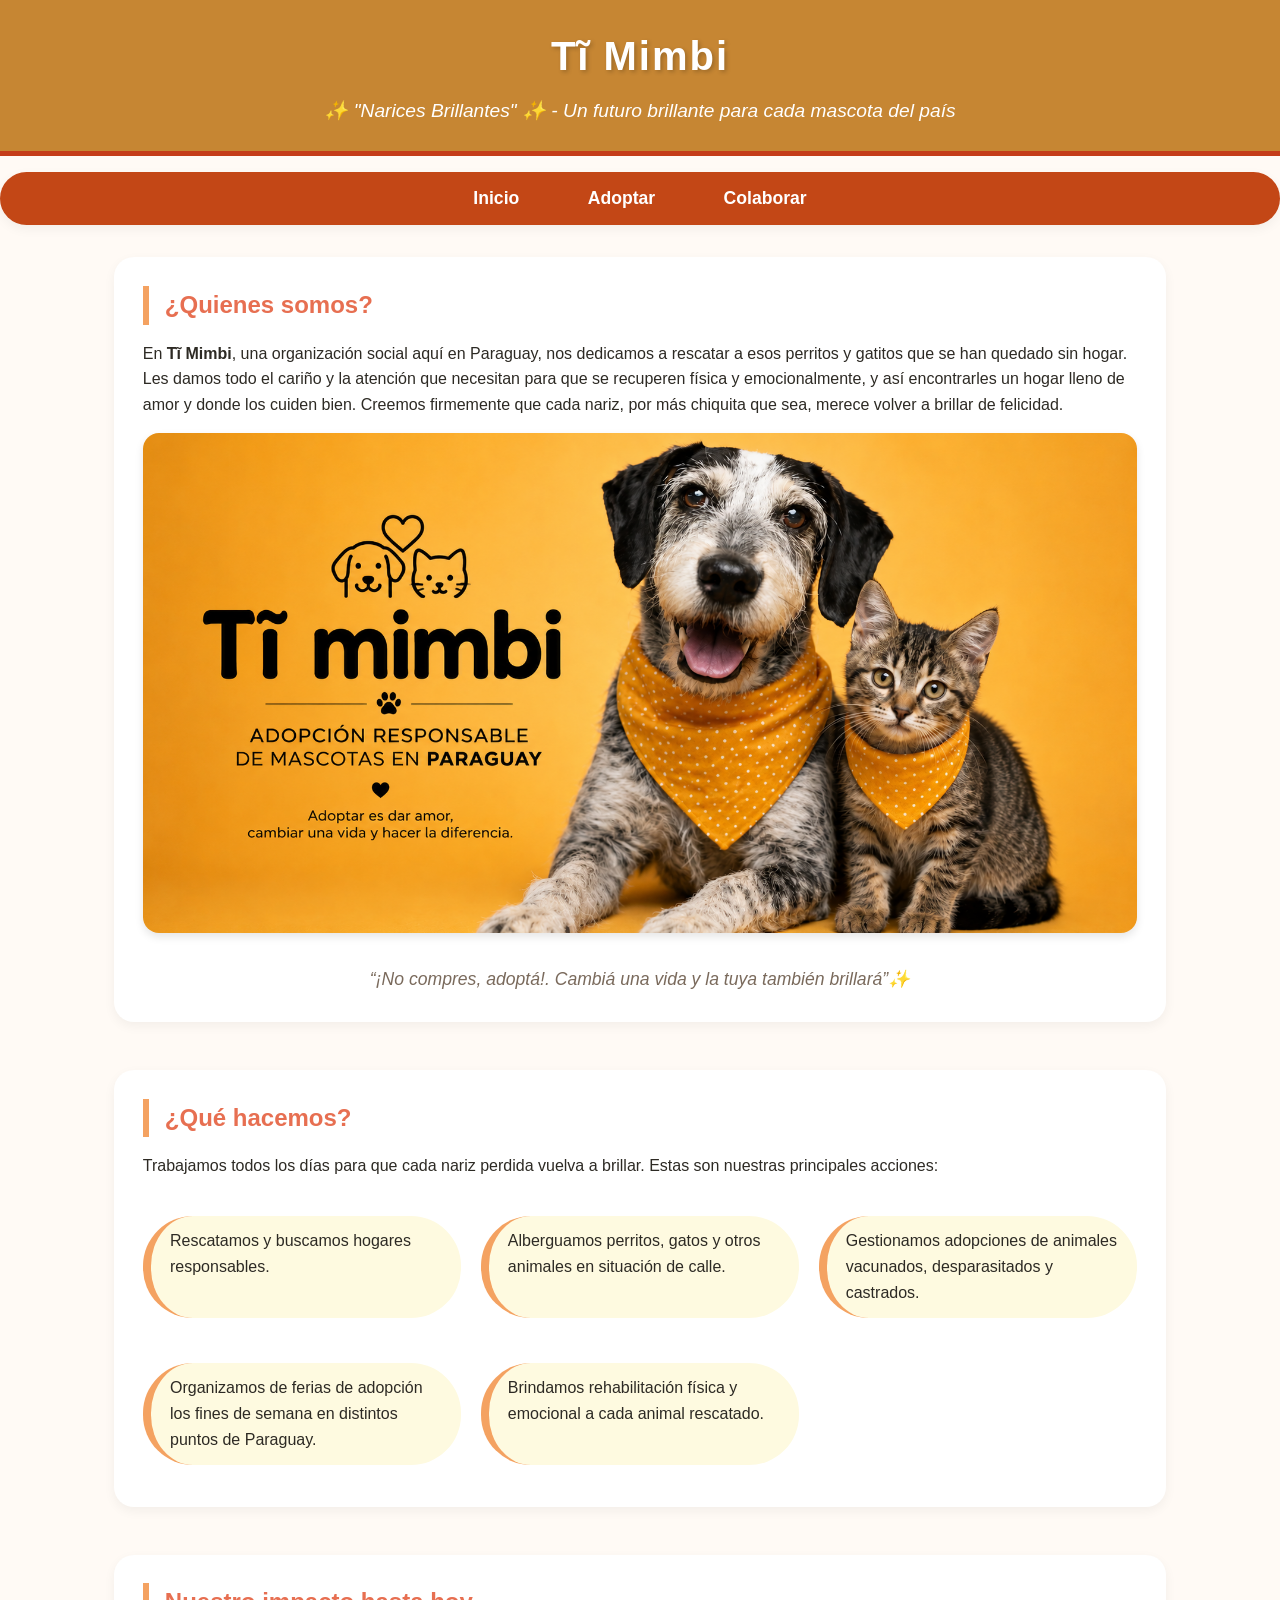
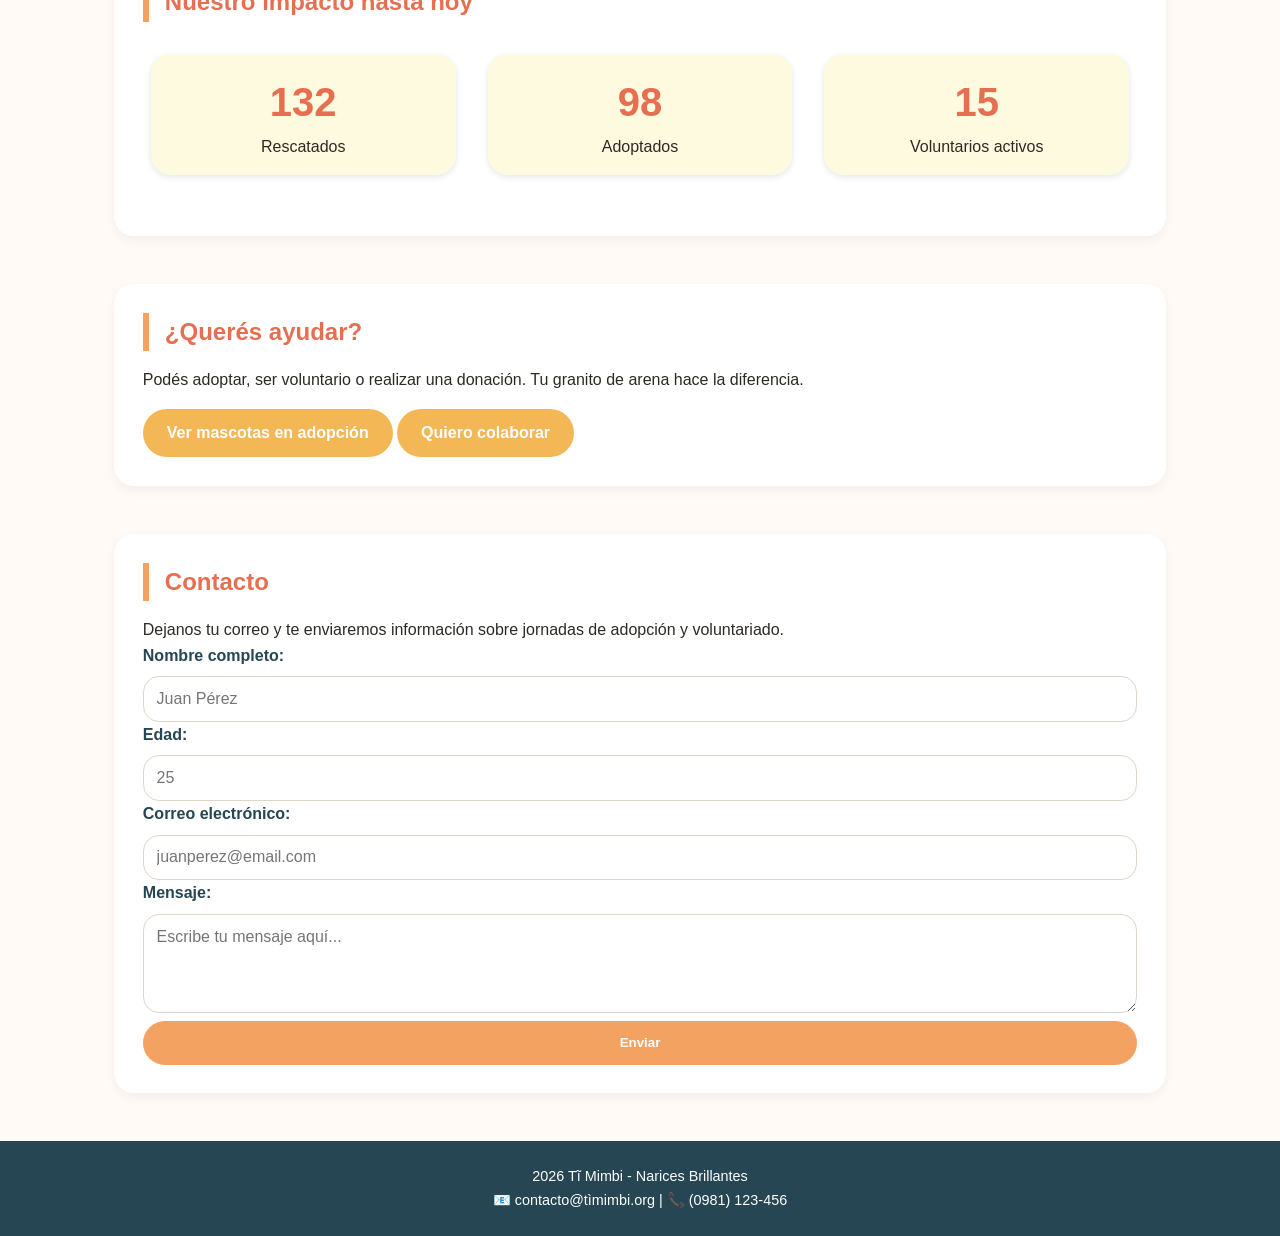
<file: index.html>
<!doctype html>
<html lang="es">

    <head>
        <meta charset="UTF-8" />
        <meta name="viewport" content="width=device-width, initial-scale=1.0" />
        <meta content="website" property="og:type" />
        <meta  content="https://timimbi.com.py/index.html" property="og:url" />
        <meta content="Tĩ Mimbi - Narices Brillantes" property="og:title" />
        <meta name="description"
            content="Tĩ Mimbi es una organización social que rescata perros y gatos en situación de abandono en Paraguay. 
            Nuestro objetivo es rehabilitarlos física y emocionalmente para encontrarles un hogar responsable y amoroso. 
            El sitio web muestra las mascotas disponibles para adopción, comparte historias de rescate y permite a las 
            personas colaborar como voluntarios o donantes. Creemos que cada animal merece una segunda oportunidad para 
            que su nariz vuelva a brillar de felicidad" 
            property="og:description" />
       <meta content="Captura_Inicio_TiMimbi.png"
             property="og:image" />
        <meta property="og:image:width" content="1200">
        <meta property="og:image:height" content="585">

        <link rel="stylesheet" href="estilos.css" />
        <link rel="icon" href="dog-nose.png" type="image/png" property="og:image" />
        <title>
            Tĩ Mimbi - Narices Brillantes | Adopción responsable en Paraguay
        </title>
    </head>

    <body>
        <header>
            <h1>Tĩ Mimbi</h1>
            <p>
                ✨ "Narices Brillantes" ✨ - Un futuro brillante para cada mascota del
                país
            </p>
        </header>

        <input type="checkbox" id="menu-toggle" hidden />

        <label for="menu-toggle" class="hamburguesa">
            <img src="dog-nose.png" alt="Tĩ Mimbi icono" width="30" height="24" />
        </label>

        <nav class="menu-flex">
            <a href="index.html">Inicio</a>
            <a href="adoptar.html">Adoptar</a>
            <a href="colaborar.html">Colaborar</a>
        </nav>

        <main>
            <!-- Sección de bienvenida -->
            <section>
                <h2>¿Quienes somos?</h2>
                <p>
                    En <strong>Tĩ Mimbi</strong>, una organización social aquí en
                    Paraguay, nos dedicamos a rescatar a esos perritos y gatitos que se
                    han quedado sin hogar. Les damos todo el cariño y la atención que
                    necesitan para que se recuperen física y emocionalmente, y así
                    encontrarles un hogar lleno de amor y donde los cuiden bien. Creemos
                    firmemente que cada nariz, por más chiquita que sea, merece volver a
                    brillar de felicidad.
                </p>
                <figure>
                    <img src="Foto_PerroGato.png"
                        alt="Foto de un perro y un gato mirando a camara con un mensaje de adopción responsable"
                        class="foto-inicio" />
                </figure>
                <p class="pie-img">
                    <em>“¡No compres, adoptá!. Cambiá una vida y la tuya también
                        brillará”✨</em>
                </p>
            </section>

            <!-- Sección de que hace Ti mimbi -->
            <section>
                <h2>¿Qué hacemos?</h2>
                <p>
                    Trabajamos todos los días para que cada nariz perdida vuelva a
                    brillar. Estas son nuestras principales acciones:
                </p>
                <ul class="grid-que-hacemos">
                    <li>Rescatamos y buscamos hogares responsables.</li>
                    <li>
                        Alberguamos perritos, gatos y otros animales en situación de calle.
                    </li>
                    <li>
                        Gestionamos adopciones de animales vacunados, desparasitados y
                        castrados.
                    </li>
                    <li>
                        Organizamos de ferias de adopción los fines de semana en distintos
                        puntos de Paraguay.
                    </li>
                    <li>
                        Brindamos rehabilitación física y emocional a cada animal rescatado.
                    </li>
                </ul>
            </section>

            <!-- Seccion de impacto de Ti mimbi -->
            <section>
                <h2>Nuestro impacto hasta hoy</h2>

                <div class="estadisticas-flex">
                    <div class="estadisticas-card" .>
                        <div class="num-estadistica">132</div>
                        <p>Rescatados</p>
                    </div>
                    <div class="estadisticas-card">
                        <div class="num-estadistica">98</div>
                        <p>Adoptados</p>
                    </div>
                    <div class="estadisticas-card" .>
                        <div class="num-estadistica">15</div>
                        <p>Voluntarios activos</p>
                    </div>
                </div>
            </section>

            <!-- Sección de cómo pueden colaborar -->
            <section>
                <h2>¿Querés ayudar?</h2>
                <p>
                    Podés adoptar, ser voluntario o realizar una donación. Tu granito de
                    arena hace la diferencia.
                </p>
                <a href="adoptar.html" class="boton">Ver mascotas en adopción</a>
                <a href="colaborar.html" class="boton">Quiero colaborar</a>
            </section>
            <!-- Sección de contacto -->
            <section>
                <h2>Contacto</h2>
                <p>
                    Dejanos tu correo y te enviaremos información sobre jornadas de
                    adopción y voluntariado.
                </p>
                <form action="#" method="post" class="formulario-contacto">
                    <label for="nombre">Nombre completo:</label>
                    <input type="text" name="nombre" id="nombre" placeholder="Juan Pérez" required />
                    <label for="edad">Edad:</label>
                    <input type="number" name="edad" id="edad" placeholder="25" min="25" max="50" />
                    <label for="correo">Correo electrónico:</label>
                    <input type="email" name="correo" id="correo" placeholder="juanperez@email.com" required />
                    <label for="mensaje">Mensaje: </label>
                    <textarea name="mensaje" id="mensaje" rows="4" placeholder="Escribe tu mensaje aquí..."
                        required></textarea>
                    <button type="submit" class="btn-enviar">Enviar</button>
                </form>
            </section>
        </main>

        <footer>
            <p>2026 Tĩ Mimbi - Narices Brillantes</p>
            <p>📧 contacto@tìmimbi.org | 📞 (0981) 123-456</p>
        </footer>
    </body>

</html>
</file>
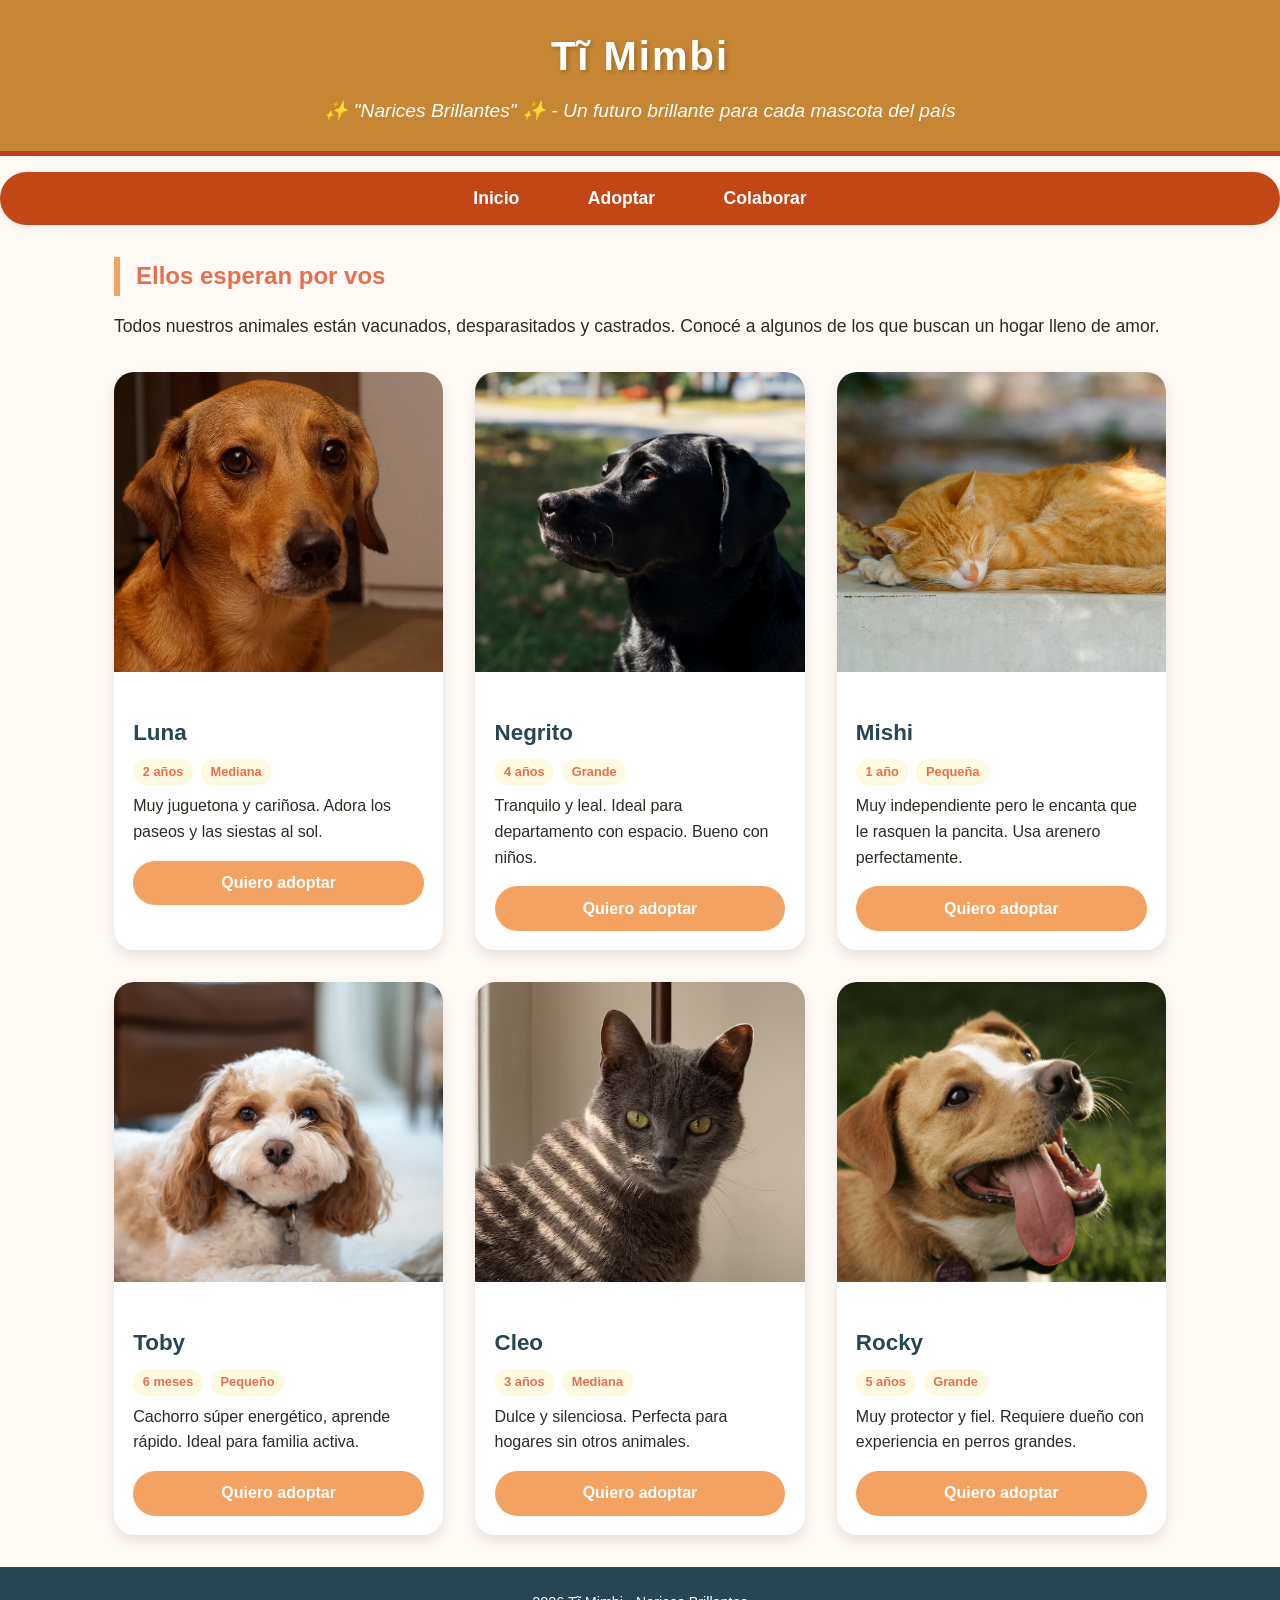
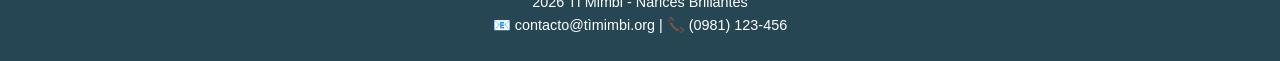
<file: adoptar.html>
<!doctype html>
<html lang="es">

   <head>
        <meta charset="UTF-8" />
        <meta name="viewport" content="width=device-width, initial-scale=1.0" />
        <meta content="website" property="og:type" />
        <meta  content="https://timimbi.com.py/index.html" property="og:url" />
        <meta content="Tĩ Mimbi - Narices Brillantes" property="og:title" />
        <meta name="description"
            content="Tĩ Mimbi es una organización social que rescata perros y gatos en situación de abandono en Paraguay. 
            Nuestro objetivo es rehabilitarlos física y emocionalmente para encontrarles un hogar responsable y amoroso. 
            El sitio web muestra las mascotas disponibles para adopción, comparte historias de rescate y permite a las 
            personas colaborar como voluntarios o donantes. Creemos que cada animal merece una segunda oportunidad para 
            que su nariz vuelva a brillar de felicidad" 
            property="og:description" />
       <meta content="Captura_Inicio_TiMimbi.png"
             property="og:image" />
        <meta property="og:image:width" content="1200">
        <meta property="og:image:height" content="585">

        <link rel="stylesheet" href="estilos.css" />
        <link rel="icon" href="dog-nose.png" type="image/png" property="og:image" />
        <title>
            Tĩ Mimbi - Narices Brillantes | Adopción responsable en Paraguay
        </title>
    </head>

    <body>
        <header>
            <h1>Tĩ Mimbi</h1>
            <p>
                ✨ "Narices Brillantes" ✨ - Un futuro brillante para cada mascota del
                país
            </p>
        </header>

        <input type="checkbox" id="menu-toggle" hidden />

        <label for="menu-toggle" class="hamburguesa">
            <img src="dog-nose.png" alt="Tĩ Mimbi icono" width="30" height="24" />
        </label>

        <nav class="menu-flex">
            <a href="index.html">Inicio</a>
            <a href="adoptar.html">Adoptar</a>
            <a href="colaborar.html">Colaborar</a>
        </nav>

        <main>
            <h2>Ellos esperan por vos</h2>
            <p class="intro">
                Todos nuestros animales están vacunados, desparasitados y castrados.
                Conocé a algunos de los que buscan un hogar lleno de amor.
            </p>

            <div class="grid-mascotas">
                <!-- Tarjeta 1: Luna -->
                <div class="tarjeta-mascota">
                    <img src="fotoLuna.jpg" alt="Perra mestiza color miel mirando a cámara" />
                    <div class="info">
                        <h3>Luna</h3>
                        <div class="detalle">
                            <span class="etiqueta">2 años</span>
                            <span class="etiqueta">Mediana</span>
                        </div>
                        <p>
                            Muy juguetona y cariñosa. Adora los paseos y las siestas al sol.
                        </p>
                        <a href="#" class="btn-adoptar">Quiero adoptar</a>
                    </div>
                </div>

                <!-- Tarjeta 2: Negrito -->
                <div class="tarjeta-mascota">
                    <img src="fotoNegrito.jpg" alt="Perro negro adulto mirando fijo" />
                    <div class="info">
                        <h3>Negrito</h3>
                        <div class="detalle">
                            <span class="etiqueta">4 años</span>
                            <span class="etiqueta">Grande</span>
                        </div>
                        <p>
                            Tranquilo y leal. Ideal para departamento con espacio. Bueno con
                            niños.
                        </p>
                        <a href="#" class="btn-adoptar">Quiero adoptar</a>
                    </div>
                </div>

                <!-- Tarjeta 3: Mishi -->
                <div class="tarjeta-mascota">
                    <img src="fotoMishi.jpg" alt="Gata naranja acostada" />
                    <div class="info">
                        <h3>Mishi</h3>
                        <div class="detalle">
                            <span class="etiqueta">1 año</span>
                            <span class="etiqueta">Pequeña</span>
                        </div>
                        <p>
                            Muy independiente pero le encanta que le rasquen la pancita. Usa
                            arenero perfectamente.
                        </p>
                        <a href="#" class="btn-adoptar">Quiero adoptar</a>
                    </div>
                </div>

                <!-- Tarjeta 4: Toby -->
                <div class="tarjeta-mascota">
                    <img src="fotoToby.jpg" alt="Perrito blanco y marrón sentado" />
                    <div class="info">
                        <h3>Toby</h3>
                        <div class="detalle">
                            <span class="etiqueta">6 meses</span>
                            <span class="etiqueta">Pequeño</span>
                        </div>
                        <p>
                            Cachorro súper energético, aprende rápido. Ideal para familia
                            activa.
                        </p>
                        <a href="#" class="btn-adoptar">Quiero adoptar</a>
                    </div>
                </div>

                <!-- Tarjeta 5: Cleo -->
                <div class="tarjeta-mascota">
                    <img src="fotoCleo.jpg" alt="Gata gris con ojos verdes" />
                    <div class="info">
                        <h3>Cleo</h3>
                        <div class="detalle">
                            <span class="etiqueta">3 años</span>
                            <span class="etiqueta">Mediana</span>
                        </div>
                        <p>Dulce y silenciosa. Perfecta para hogares sin otros animales.</p>
                        <a href="#" class="btn-adoptar">Quiero adoptar</a>
                    </div>
                </div>

                <!-- Tarjeta 6: Rocky -->
                <div class="tarjeta-mascota">
                    <img src="fotoRocky.jpg" alt="Perro marrón con lengua afuera" />
                    <div class="info">
                        <h3>Rocky</h3>
                        <div class="detalle">
                            <span class="etiqueta">5 años</span>
                            <span class="etiqueta">Grande</span>
                        </div>
                        <p>
                            Muy protector y fiel. Requiere dueño con experiencia en perros
                            grandes.
                        </p>
                        <a href="#" class="btn-adoptar">Quiero adoptar</a>
                    </div>
                </div>
            </div>
        </main>

        <footer>
            <p>2026 Tĩ Mimbi - Narices Brillantes</p>
            <p>📧 contacto@tìmimbi.org | 📞 (0981) 123-456</p>
        </footer>
    </body>

</html>
</file>
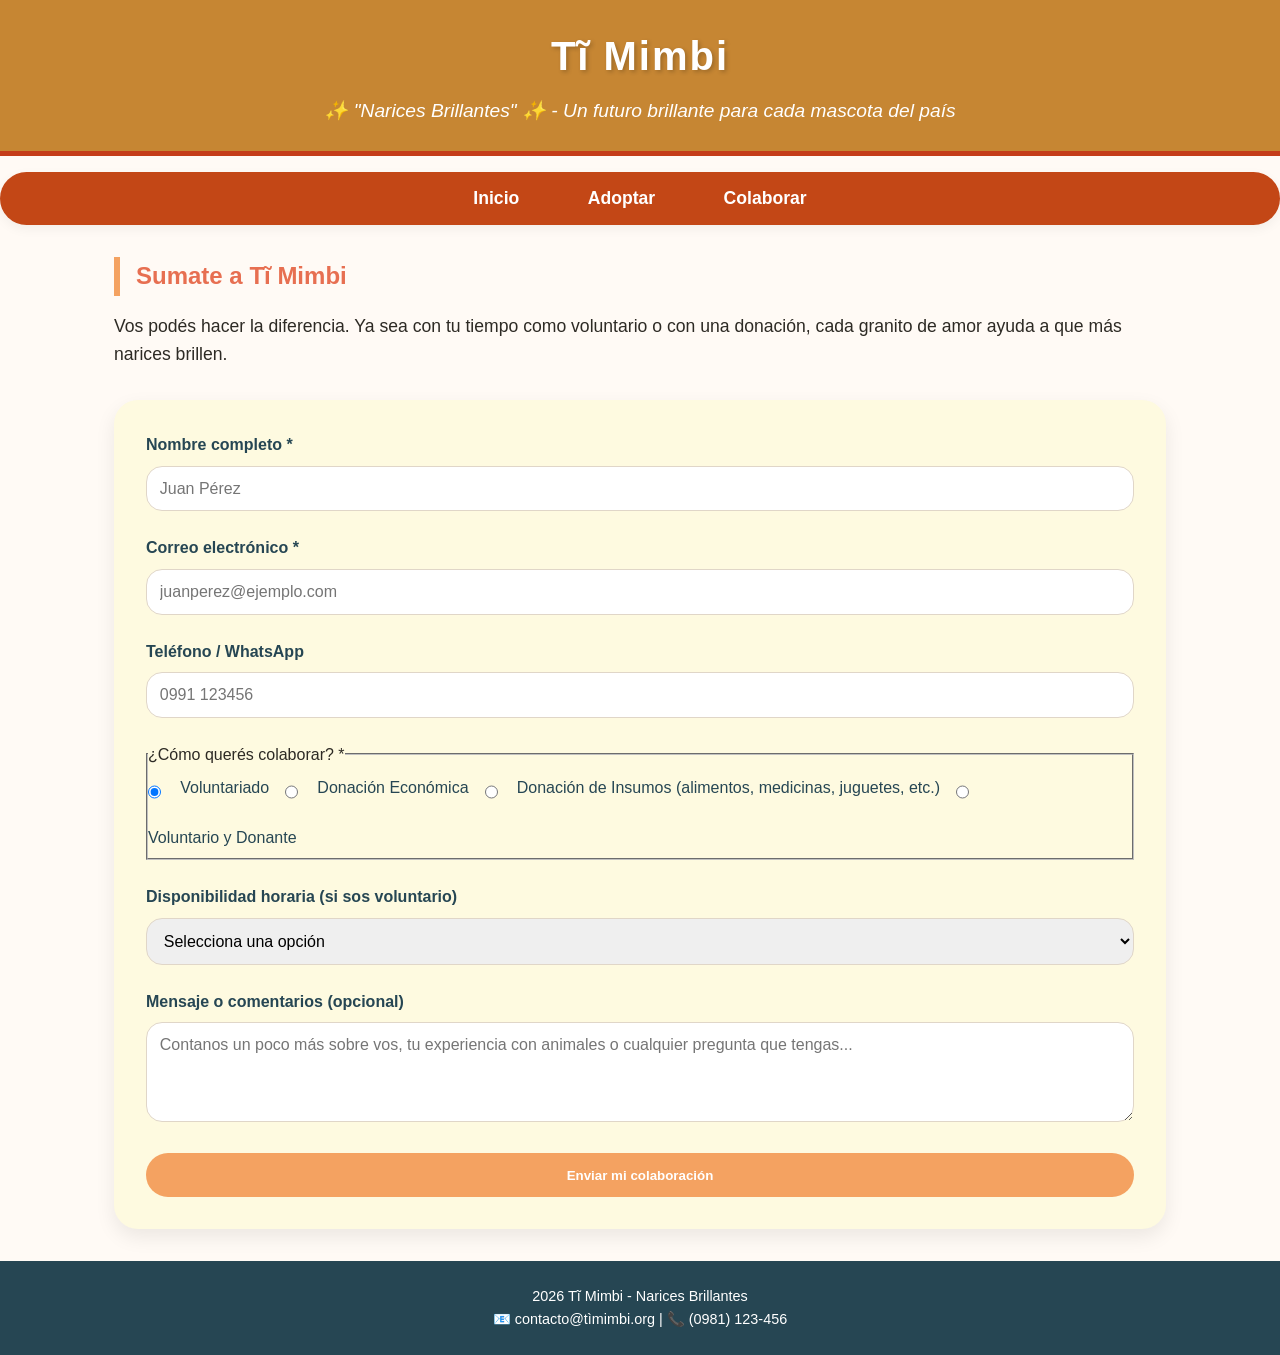
<file: colaborar.html>
<!doctype html>
<html lang="es">

     <head>
        <meta charset="UTF-8" />
        <meta name="viewport" content="width=device-width, initial-scale=1.0" />
        <meta content="website" property="og:type" />
        <meta  content="https://timimbi.com.py/index.html" property="og:url" />
        <meta content="Tĩ Mimbi - Narices Brillantes" property="og:title" />
        <meta name="description"
            content="Tĩ Mimbi es una organización social que rescata perros y gatos en situación de abandono en Paraguay. 
            Nuestro objetivo es rehabilitarlos física y emocionalmente para encontrarles un hogar responsable y amoroso. 
            El sitio web muestra las mascotas disponibles para adopción, comparte historias de rescate y permite a las 
            personas colaborar como voluntarios o donantes. Creemos que cada animal merece una segunda oportunidad para 
            que su nariz vuelva a brillar de felicidad" 
            property="og:description" />
       <meta content="Captura_Inicio_TiMimbi.png"
             property="og:image" />
        <meta property="og:image:width" content="1200">
        <meta property="og:image:height" content="585">

        <link rel="stylesheet" href="estilos.css" />
        <link rel="icon" href="dog-nose.png" type="image/png" property="og:image" />
        <title>
            Tĩ Mimbi - Narices Brillantes | Adopción responsable en Paraguay
        </title>
    </head>

    <body>
        <header>
            <h1>Tĩ Mimbi</h1>
            <p>
                ✨ "Narices Brillantes" ✨ - Un futuro brillante para cada mascota del
                país
            </p>
        </header>

        <input type="checkbox" id="menu-toggle" hidden />

        <label for="menu-toggle" class="hamburguesa">
            <img src="dog-nose.png" alt="Tĩ Mimbi icono" width="30" height="24" />
        </label>

        <nav class="menu-flex">
            <a href="index.html">Inicio</a>
            <a href="adoptar.html">Adoptar</a>
            <a href="colaborar.html">Colaborar</a>
        </nav>

        <main>
            <h2>Sumate a Tĩ Mimbi</h2>
            <p class="intro">
                Vos podés hacer la diferencia. Ya sea con tu tiempo como voluntario o
                con una donación, cada granito de amor ayuda a que más narices brillen.
            </p>

            <div class="formulario">
                <form action="#" method="post">
                    <!--Nombre completo-->
                    <div class="campo">
                        <label for="nombre">Nombre completo *</label>
                        <input type="text" id="nombre" name="nombre" required placeholder="Juan Pérez" />
                    </div>

                    <!--Correo electrónico-->
                    <div class="campo">
                        <label for="email">Correo electrónico *</label>
                        <input type="email" id="email" name="email" required placeholder="juanperez@ejemplo.com" />
                    </div>

                    <!--Teléfono-->
                    <div class="campo">
                        <label for="telefono">Teléfono / WhatsApp </label>
                        <input type="tel" id="telefono" name="telefono" placeholder="0991 123456" />
                    </div>

                    <!--Tipo de colaboración-->
                    <div class="campo">
                        <fieldset>
                            <legend>¿Cómo querés colaborar? *</legend>
                            <div class="radio-group" role="radiogroup">
                                <input type="radio" id="voluntariado" name="colaboracion" value="voluntariado" checked />
                                <label for="voluntariado">Voluntariado</label>

                                <input type="radio" id="donacion-econ" name="colaboracion" value="donacion-econ" />
                                <label for="donacion-econ">Donación Económica</label>

                                <input type="radio" id="donacion-insumos" name="colaboracion" value="donacion-insumos" />
                                <label for="donacion-insumos">Donación de Insumos (alimentos, medicinas, juguetes,
                                    etc.)</label>

                                <input type="radio" id="volunt_dona" name="colaboracion" value="volunt_dona" />
                                <label for="volunt_dona">Voluntario y Donante</label>
                            </div>
                        </fieldset>
                    </div>

                    <!--Disponibilidad (solo para voluntariado)-->
                    <div class="campo">
                        <label for="disponibilidad">Disponibilidad horaria (si sos voluntario)</label>
                        <select id="disponibilidad" name="disponibilidad">
                            <option value="">Selecciona una opción</option>
                            <option value="manana">Mañanas (8:00 - 12:00)</option>
                            <option value="tarde">Tardes (14:00 - 18:00)</option>
                            <option value="fin-semana">Fines de semana</option>
                            <option value="flexible">Horario Flexible</option>
                        </select>
                    </div>

                    <!--Mensaje adicional-->
                    <div class="campo">
                        <label for="mensaje">Mensaje o comentarios (opcional)</label>
                        <textarea id="mensaje" name="mensaje" rows="4"
                            placeholder="Contanos un poco más sobre vos, tu experiencia con animales o cualquier pregunta que tengas..."></textarea>
                    </div>

                    <!--Botón de envío-->
                    <button type="submit" class="btn-enviar">
                        Enviar mi colaboración
                    </button>
                </form>
            </div>
        </main>
        <footer>
            <p>2026 Tĩ Mimbi - Narices Brillantes</p>
            <p>📧 contacto@tìmimbi.org | 📞 (0981) 123-456</p>
        </footer>
    </body>

</html>
</file>
<file: estilos.css>
* {
    font-family: "Segoe UI", Tahoma, Geneva, Verdana, sans-serif;
    margin: 0;
    padding: 0;
    box-sizing: border-box;
}

body {
    background-color: #fffaf5;
    color: #2d2a24;
    line-height: 1.6;
}

header {
    background-color: #c68633;
    color: #ffffff;
    padding: 1.5rem 2rem;
    text-align: center;
    border-bottom: 5px solid #c43c1a;
}

header h1 {
    font-size: 2.5rem;
    font-weight: bold;
    letter-spacing: 2px;
    text-shadow: 2px 2px 4px rgba(0, 0, 0, 0.214);
}

header p {
    font-size: 1.2rem;
    margin-top: 0.5rem;
    font-style: italic;
}

/*ocultamos el menú hamburguesa en pantallas grandes*/
.hamburguesa {
    display: none;
}

#menu-toggle {
    display: none;
}

nav {
    background-color: #c34716;
    padding: 0.8rem;
    text-align: center;
    border-radius: 30px;
    margin-top: 1rem;
    box-shadow: 0 4px 12px #0000000d;
}

nav a {
    color: #ffffff;
    text-decoration: none;
    margin: 0 1.2rem;
    font-weight: bold;
    font-size: 1.1rem;
    padding: 0.4rem 0.8rem;
    border-radius: 25px;
    transition: background 0.3s;
}

nav a:hover {
    background-color: #e76f51;
    text-decoration: none;
}

main {
    max-width: 1100px;
    margin: 2rem auto;
    padding: 0 1.5rem;
}

section {
    margin-bottom: 3rem;
    background-color: #ffffff;
    padding: 1.8rem;
    border-radius: 20px;
    box-shadow: 0 4px 12px #0000000d;
}

h2 {
    color: #e76f51;
    margin-bottom: 1rem;
    border-left: 6px solid #f4a261;
    padding-left: 1rem;
}

.pie-img {
    text-align: center;
    margin-top: 0.5rem;
    font-size: 1.1rem;
    color: #7a6a5c;
}

h3 {
    color: #264653;
    margin: 1rem 0 0.5rem;
}

.foto-inicio {
    width: 100%;
    max-height: 500px;
    object-fit: cover;
    border-radius: 16px;
    margin: 1rem 0;
    box-shadow: 0 4px 8px rgba(0, 0, 0, 0.1);
}

.grid-que-hacemos {
    display: grid;
    grid-template-columns: repeat(auto-fit, minmax(250px, 1fr));
    gap: 1.2rem;
    margin-top: 1.5rem;
    list-style: none;
    padding-left: 0;
}

.grid-que-hacemos li {
    background-color: #fefae0;
    margin: 0.8rem 0;
    padding: 0.8rem 1.2rem;
    border-radius: 50px;
    font-size: 1rem;
    border-left: 8px solid #f4a261;
    transition:
        transform 0.2s,
        background 0.2s;
}

.grid-que-hacemos li:hover {
    background-color: #ffe8d6;
    transform: translateX(8px);
}

.estadisticas-flex {
    display: flex;
    justify-content: space-around;
    flex-wrap: wrap;
    gap: 1rem;
    margin: 1.5rem 0;
}

.estadisticas-card {
    background-color: #fefae0;
    margin: 0.5rem;
    padding: 1rem 1.5rem;
    border-radius: 20px;
    text-align: center;
    flex: 1;
    min-width: 120px;
    box-shadow: 0 2px 6px rgba(0, 0, 0, 0.1);
}

.num-estadistica {
    font-size: 2.5rem;
    font-weight: bold;
    color: #e76f51;
}

.boton {
    display: inline-block;
    background-color: #f4b756;
    color: #ffffff;
    padding: 0.7rem 1.5rem;
    margin-top: 1rem;
    border-radius: 40px;
    text-decoration: none;
    font-weight: bold;
    transition: background 0.3s;
}

.boton:hover {
    background-color: #e76f51;
}

.intro {
    margin-bottom: 2rem;
    font-size: 1.1rem;
}

.grid-mascotas {
    display: grid;
    grid-template-columns: repeat(auto-fill, minmax(280px, 1fr));
    gap: 2rem;
    margin-top: 1rem;
}

.tarjeta-mascota {
    background-color: #ffffff;
    border-radius: 20px;
    overflow: hidden;
    box-shadow: 0 6px 14px rgba(0, 0, 0, 0.1);
    transition:
        transform 0.2s,
        box-shadow 0.2s;
}

.tarjeta-mascota:hover {
    transform: translateY(-10px);
    box-shadow: 0 12px 20px rgba(0, 0, 0, 0.15);
}

.tarjeta-mascota img {
    width: 100%;
    height: 300px;
    object-fit: cover;
}

.info {
    padding: 1.2rem;
}

.info h3 {
    color: #264653;
    font-size: 1.4rem;
    margin-bottom: 0.4rem;
}

.detalle {
    font-size: 0.9rem;
    margin: 0.5rem 0;
    display: flex;
    align-items: center;
    gap: 0.5rem;
    flex-wrap: wrap;
}

.etiqueta {
    background-color: #fefae0;
    padding: 0.2rem 0.6rem;
    border-radius: 20px;
    font-size: 0.8rem;
    color: #e76f51;
    font-weight: bold;
}

.btn-adoptar {
    display: inline-block;
    background-color: #f4a261;
    color: white;
    padding: 0.6rem 1.2rem;
    margin-top: 1rem;
    border-radius: 40px;
    text-decoration: none;
    font-weight: bold;
    text-align: center;
    width: 100%;
    transition: background 0.3s;
    border: none;
    cursor: pointer;
}

.btn-adoptar:hover {
    background-color: #e76f51;
}

.formulario {
    background-color: #fefae0
        /*white*/
    ;
    padding: 2rem;
    border-radius: 24px;
    box-shadow: 0 8px 20px rgba(0, 0, 0, 0.08);
}

.campo {
    margin-bottom: 1.5rem;
}

label {
    display: block;
    margin-bottom: 0.5rem;
    font-weight: bold;
    color: #264653;
}

input,
select,
textarea {
    width: 100%;
    padding: 0.8rem;
    border: 1.5px solid #e0d6c8;
    border-radius: 16px;
    font-family: inherit;
    font-size: 1rem;
    transition: border 0.2s;
}

input:focus,
select:focus,
textarea:focus {
    outline: none;
    border-color: #f4a261;
    box-shadow: 0 0 3px rgba(244, 162, 97, 0.5);
}

.radio-group {
    display: flex;
    gap: 1rem;
    flex-wrap: wrap;
    margin-top: 0.5rem;
}

.radio-group label {
    display: inline-flex;
    align-items: center;
    gap: 0.4rem;
    font-weight: normal;
}

.radio-group input {
    width: auto;
    margin-right: 0.2rem;
}

.btn-enviar {
    background-color: #f4a261;
    color: #ffffff;
    padding: 0.9rem 2rem;
    border-radius: 50px;
    border: none;
    font-weight: bold;
    cursor: pointer;
    width: 100%;
    transition: background 0.3s;
}

.btn-enviar:hover {
    background-color: #e76f51;
}

footer {
    background-color: #264653;
    color: white;
    text-align: center;
    padding: 1.5rem;
    margin-top: 2rem;
    font-size: 0.9rem;
}

@media (max-width: 768px) {
    header h1 {
        font-size: 1.8rem;
    }

    .hamburguesa {
        display: flex;
        justify-content: flex-end;
        padding: 20px;
        cursor: pointer;
    }

    .menu-flex {
        display: flex;
        flex-direction: column;
        max-height: 0;
        overflow: hidden;
        transition: max-height 0.4s ease-out;
        background-color: #c34716;
        border-radius: 30px;
        margin: 0.5rem 1rem;
        padding: 0;
        box-shadow: 0 8px 16px #0000001a;
    }

    #menu-toggle:checked~.menu-flex {
        display: flex;
        max-height: 300px;
        padding: 0.8rem 0;
    }

    .menu-flex a {
        margin: 0 0.5rem;
        font-size: 0.9rem;
        padding: 0.3rem 0.6rem;
    }

    main {
        padding: 0 1rem;
    }

    .estadisticas-flex {
        flex-direction: column;
        align-items: center;
    }

    .estadisticas-card {
        width: 80%;
        max-width: 300px;
    }

    .grid-que-hacemos {
        grid-template-columns: 1fr;
    }

    .boton {
        width: 100%;
        text-align: center;
        margin-bottom: 0.5rem;
    }

    .tarjeta-mascota img {
        height: 180px;
    }
}

/* Ajustes para pantallas muy pequeñas (menos de 480px) */
@media (max-width: 480px) {
    header h1 {
        font-size: 1.5rem;
    }

    header p {
        font-size: 0.9rem;
    }

    .estadisticas-card {
        width: 95%;
    }

    .grid-mascotas {
        grid-template-columns: 1fr;
    }

    .radio-group {
        flex-direction: column;
        gap: 0.5rem;
    }

    .radio-group label {
        justify-content: center;
        text-align: center;
    }
}
</file>
